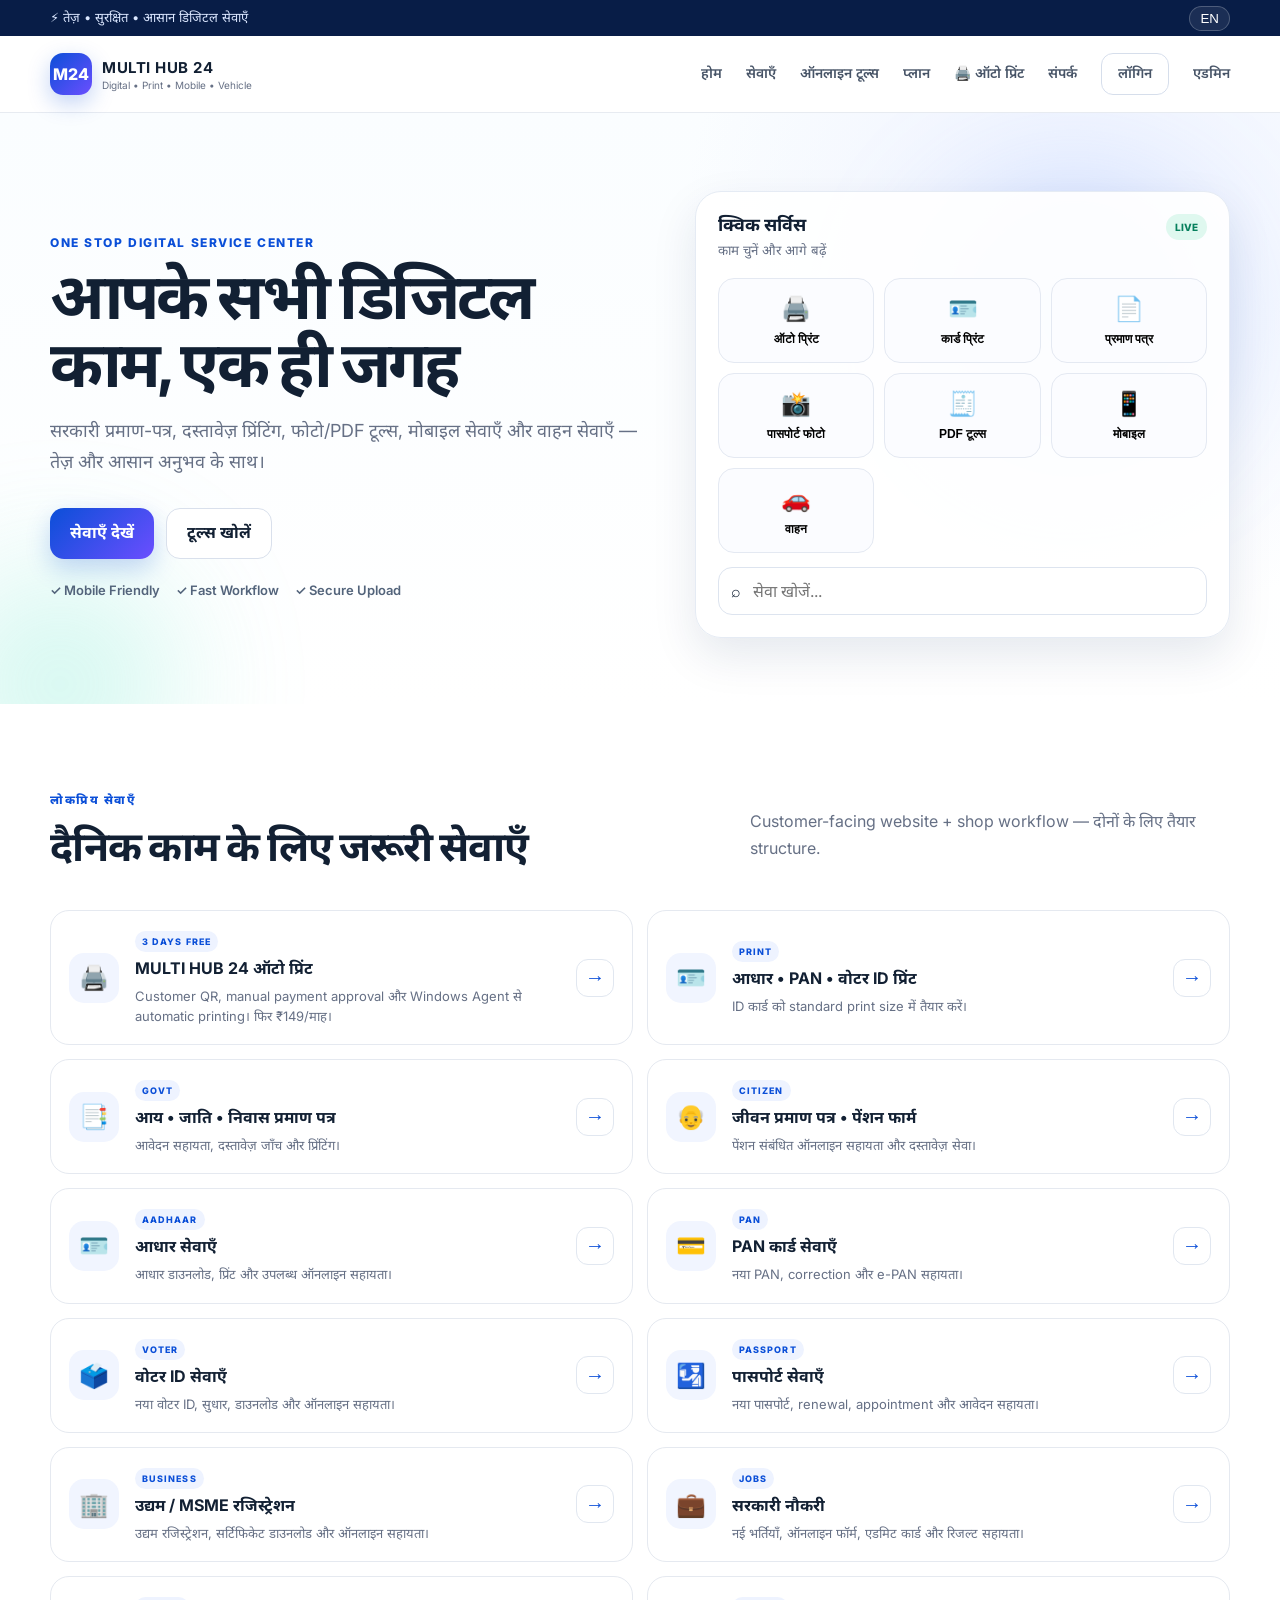
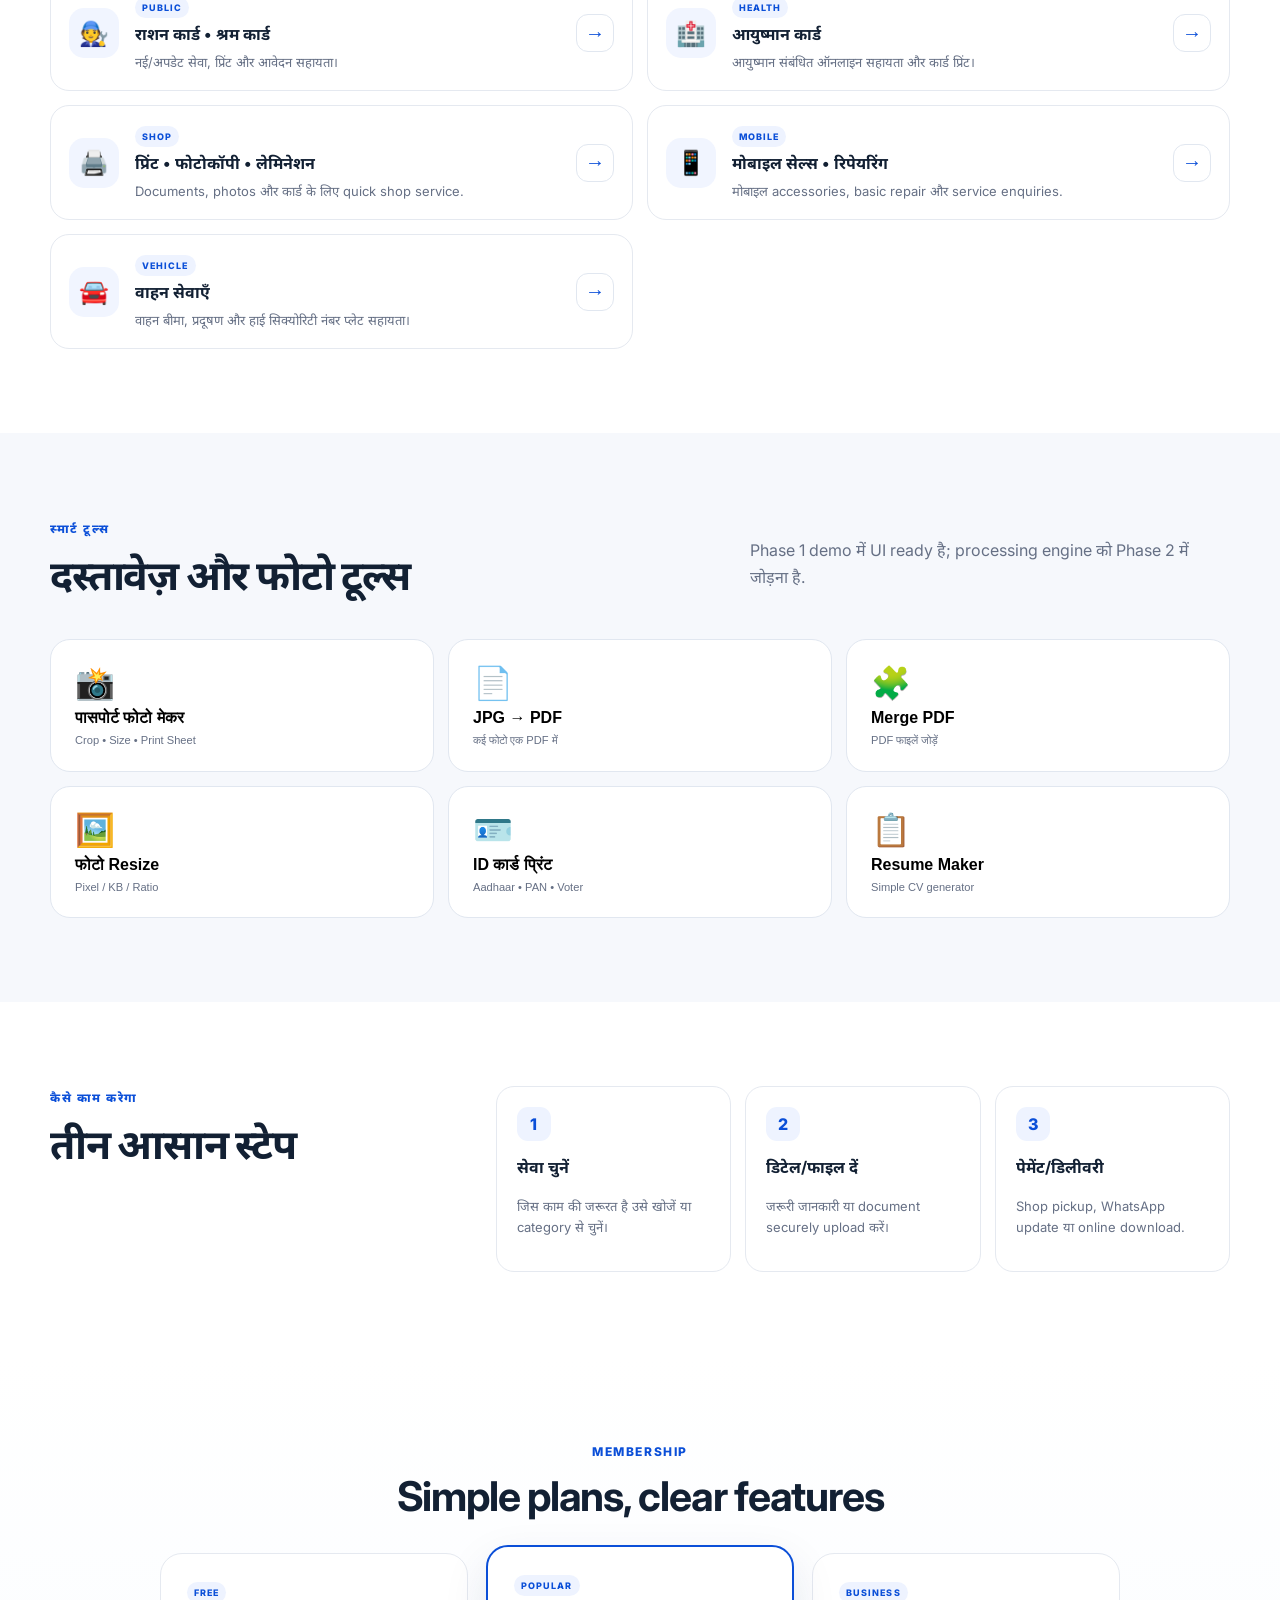
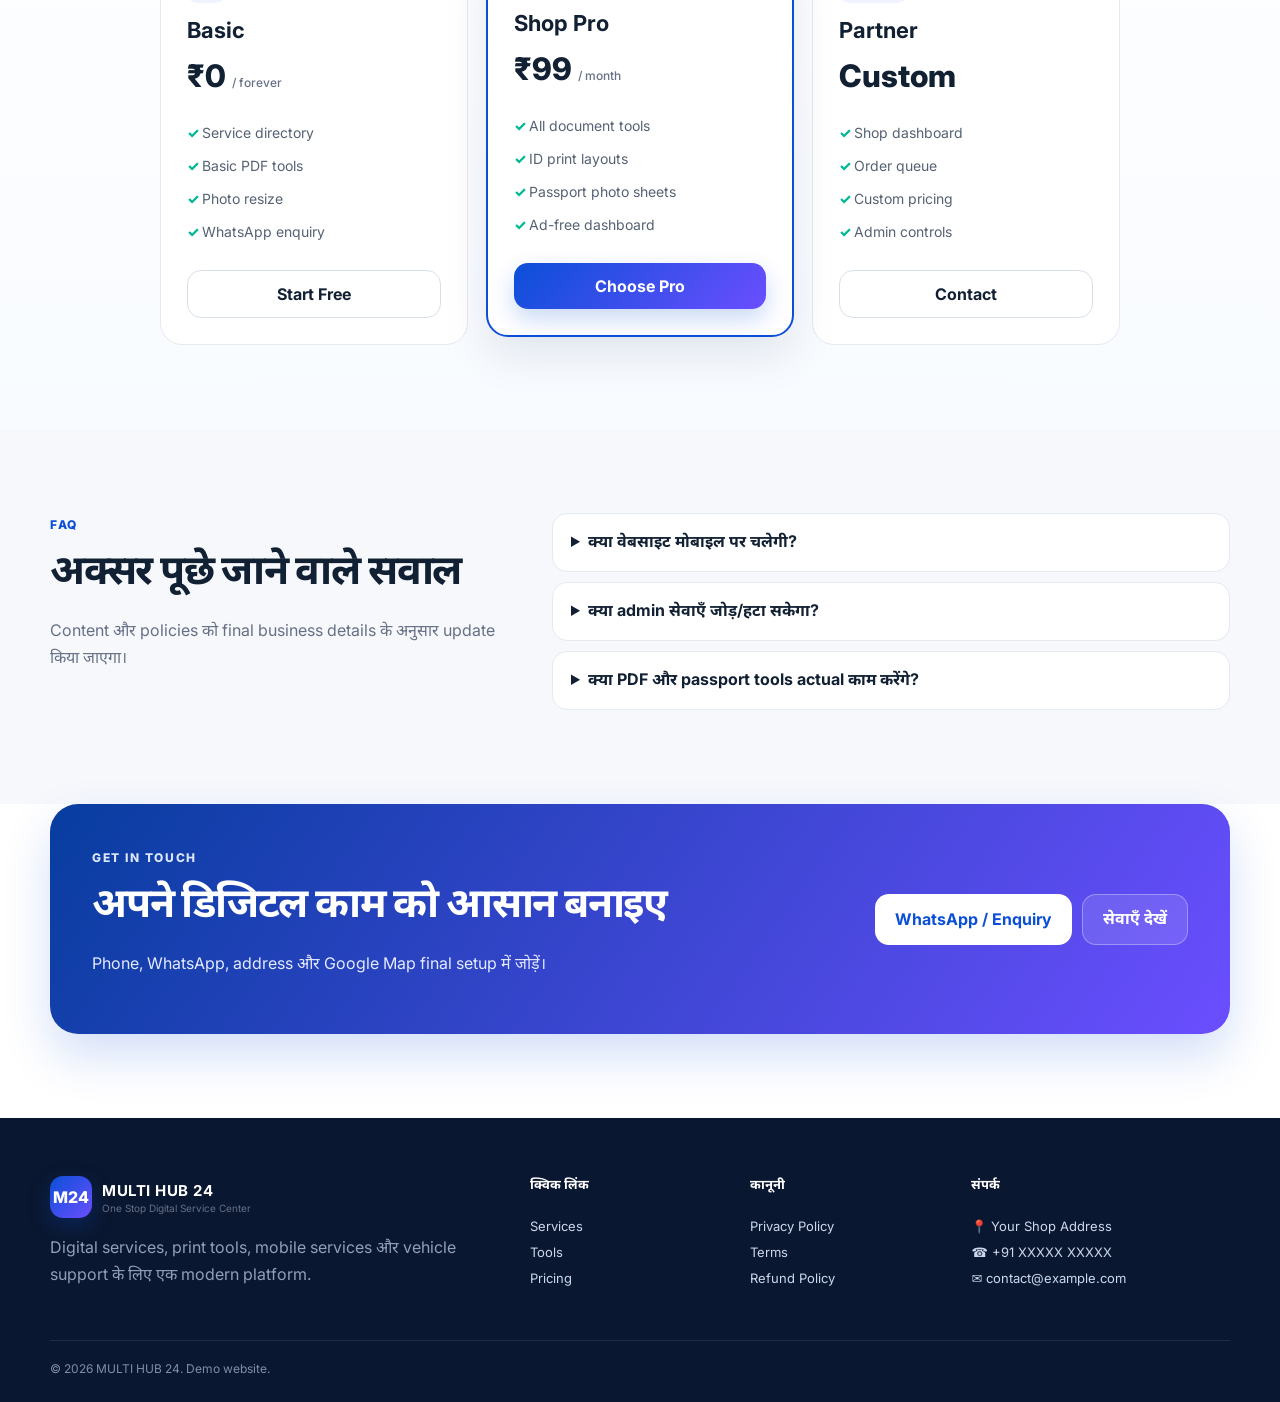
<file: index.html>
<!DOCTYPE html>
<html lang="hi">
<head>
  <meta charset="UTF-8" />
  <meta name="viewport" content="width=device-width, initial-scale=1.0" />
  <meta name="theme-color" content="#0b4fd8" />
  <title>MULTI HUB 24 — Digital Services & Online Tools</title>
  <meta name="description" content="Digital services, document tools, printing, certificates, mobile services and vehicle services in one place." />
  <link rel="preconnect" href="https://fonts.googleapis.com">
  <link rel="preconnect" href="https://fonts.gstatic.com" crossorigin>
  <link href="https://fonts.googleapis.com/css2?family=Inter:wght@400;500;600;700;800&family=Noto+Sans+Devanagari:wght@400;500;600;700;800&display=swap" rel="stylesheet">
  <link rel="stylesheet" href="style.css" />
</head>
<body>
  <div class="topbar">
    <div class="container topbar-inner">
      <span>⚡ तेज़ • सुरक्षित • आसान डिजिटल सेवाएँ</span>
      <button class="lang-btn" id="langToggle">EN</button>
    </div>
  </div>

  <header class="site-header">
    <div class="container nav">
      <a href="#home" class="brand" aria-label="Multi Hub 24">
        <span class="brand-mark">M24</span>
        <span>
          <strong>MULTI HUB 24</strong>
          <small>Digital • Print • Mobile • Vehicle</small>
        </span>
      </a>
      <button class="menu-btn" id="menuBtn" aria-label="Open menu">☰</button>
      <nav id="mainNav">
        <a href="#home" data-hi="होम" data-en="Home">होम</a>
        <a href="#services" data-hi="सेवाएँ" data-en="Services">सेवाएँ</a>
        <a href="#tools" data-hi="ऑनलाइन टूल्स" data-en="Online Tools">ऑनलाइन टूल्स</a>
        <a href="#pricing" data-hi="प्लान" data-en="Plans">प्लान</a>
        <a class="auto-print-nav" href="auto-print.html" data-hi="🖨️ ऑटो प्रिंट" data-en="🖨️ Auto Print">🖨️ ऑटो प्रिंट</a>
        <a href="#contact" data-hi="संपर्क" data-en="Contact">संपर्क</a>
        <a class="login-link" href="auth.html" data-hi="लॉगिन" data-en="Login" data-hi="लॉगिन" data-en="Login">लॉगिन</a>
      <a href="admin.html" data-hi="एडमिन" data-en="Admin">एडमिन</a></nav>
    </div>
  </header>

  <main id="home">
    <section class="hero">
      <div class="hero-glow hero-glow-a"></div>
      <div class="hero-glow hero-glow-b"></div>
      <div class="container hero-grid">
        <div class="hero-copy">
          <span class="eyebrow">ONE STOP DIGITAL SERVICE CENTER</span>
          <h1 data-hi="आपके सभी डिजिटल काम, एक ही जगह" data-en="All your digital work, in one place">आपके सभी डिजिटल काम, <span>एक ही जगह</span></h1>
          <p data-hi="सरकारी प्रमाण-पत्र, दस्तावेज़ प्रिंटिंग, फोटो/PDF टूल्स, मोबाइल सेवाएँ और वाहन सेवाएँ — तेज़ और आसान अनुभव के साथ।"
             data-en="Certificates, document printing, photo/PDF tools, mobile services and vehicle services — with a fast, simple experience.">
             सरकारी प्रमाण-पत्र, दस्तावेज़ प्रिंटिंग, फोटो/PDF टूल्स, मोबाइल सेवाएँ और वाहन सेवाएँ — तेज़ और आसान अनुभव के साथ।
          </p>
          <div class="hero-actions">
            <a class="btn primary" href="#services" data-hi="सेवाएँ देखें" data-en="Explore Services">सेवाएँ देखें</a>
            <a class="btn secondary" href="#tools" data-hi="टूल्स खोलें" data-en="Open Tools">टूल्स खोलें</a>
          </div>
          <div class="trust-row">
            <span>✓ Mobile Friendly</span>
            <span>✓ Fast Workflow</span>
            <span>✓ Secure Upload</span>
          </div>
        </div>

        <div class="hero-panel">
          <div class="panel-head">
            <div>
              <strong data-hi="क्विक सर्विस" data-en="Quick Service">क्विक सर्विस</strong>
              <small data-hi="काम चुनें और आगे बढ़ें" data-en="Choose a service to continue">काम चुनें और आगे बढ़ें</small>
            </div>
            <span class="live-dot">LIVE</span>
          </div>
          <div class="quick-grid">
            <button onclick="location.href='auto-print.html'"><span>🖨️</span><b data-hi="ऑटो प्रिंट" data-en="Auto Print">ऑटो प्रिंट</b></button>
            <button onclick="scrollToCard('idprint')"><span>🪪</span><b data-hi="कार्ड प्रिंट" data-en="Card Print">कार्ड प्रिंट</b></button>
            <button onclick="scrollToCard('certificate')"><span>📄</span><b data-hi="प्रमाण पत्र" data-en="Certificates">प्रमाण पत्र</b></button>
            <button onclick="scrollToCard('passport')"><span>📸</span><b data-hi="पासपोर्ट फोटो" data-en="Passport Photo">पासपोर्ट फोटो</b></button>
            <button onclick="scrollToCard('pdf')"><span>🧾</span><b data-hi="PDF टूल्स" data-en="PDF Tools">PDF टूल्स</b></button>
            
            <button onclick="scrollToCard('mobile')"><span>📱</span><b data-hi="मोबाइल" data-en="Mobile">मोबाइल</b></button>
            <button onclick="scrollToCard('vehicle')"><span>🚗</span><b data-hi="वाहन" data-en="Vehicle">वाहन</b></button>
          </div>
          <div class="search-box">
            <span>⌕</span>
            <input id="serviceSearch" type="search" placeholder="सेवा खोजें..." data-placeholder-hi="सेवा खोजें..." data-placeholder-en="Search services..." />
          </div>
        </div>
      </div>
    </section>

    <section class="section" id="services">
      <div class="container">
        <div class="section-head">
          <div>
            <span class="eyebrow" data-hi="लोकप्रिय सेवाएँ" data-en="POPULAR SERVICES">लोकप्रिय सेवाएँ</span>
            <h2 data-hi="दैनिक काम के लिए जरूरी सेवाएँ" data-en="Essential services for everyday work">दैनिक काम के लिए जरूरी सेवाएँ</h2>
          </div>
          <p data-hi="Customer-facing website + shop workflow — दोनों के लिए तैयार structure."
             data-en="A structure designed for both customers and shop workflow.">
             Customer-facing website + shop workflow — दोनों के लिए तैयार structure.
          </p>
        </div>

        <div class="cards service-cards" id="serviceCards">
          <article class="service-card auto-print-feature" data-search="auto print qr shop printer automatic ऑटो प्रिंट">
            <div class="icon">🖨️</div>
            <div><span class="tag">3 DAYS FREE</span><h3 data-hi="MULTI HUB 24 ऑटो प्रिंट" data-en="MULTI HUB 24 Auto Print">MULTI HUB 24 ऑटो प्रिंट</h3>
            <p data-hi="Customer QR, manual payment approval और Windows Agent से automatic printing। फिर ₹149/माह।" data-en="Customer QR, manual payment approval and automatic printing through the Windows Agent. Then ₹149/month.">Customer QR, manual payment approval और Windows Agent से automatic printing। फिर ₹149/माह।</p></div>
            <button class="card-arrow" onclick="location.href='auto-print.html'">→</button>
          </article>
          <article class="service-card" id="idprint" data-search="aadhar aadhaar pan voter id card print pvc">
            <div class="icon">🪪</div>
            <div><span class="tag">PRINT</span><h3 data-hi="आधार • PAN • वोटर ID प्रिंट" data-en="Aadhaar • PAN • Voter ID Print">आधार • PAN • वोटर ID प्रिंट</h3>
            <p data-hi="ID कार्ड को standard print size में तैयार करें।" data-en="Prepare ID cards in standard print sizes.">ID कार्ड को standard print size में तैयार करें।</p></div>
            <button class="card-arrow" onclick="openTool('ID Card Print')">→</button>
          </article>
          <article class="service-card" id="certificate" data-search="आय जाति निवास प्रमाण पत्र income caste residence certificate">
            <div class="icon">📑</div>
            <div><span class="tag">GOVT</span><h3 data-hi="आय • जाति • निवास प्रमाण पत्र" data-en="Income • Caste • Residence Certificates">आय • जाति • निवास प्रमाण पत्र</h3>
            <p data-hi="आवेदन सहायता, दस्तावेज़ जाँच और प्रिंटिंग।" data-en="Application help, document checks and printing.">आवेदन सहायता, दस्तावेज़ जाँच और प्रिंटिंग।</p></div>
            <button class="card-arrow" onclick="openService('आय • जाति • निवास प्रमाण पत्र')">→</button>
          </article>

          <article class="service-card" data-search="जीवन प्रमाण पत्र पेंशन फार्म pension jeevan pramaan">
            <div class="icon">👴</div>
            <div><span class="tag">CITIZEN</span><h3 data-hi="जीवन प्रमाण पत्र • पेंशन फार्म" data-en="Life Certificate • Pension Form">जीवन प्रमाण पत्र • पेंशन फार्म</h3>
            <p data-hi="पेंशन संबंधित ऑनलाइन सहायता और दस्तावेज़ सेवा।" data-en="Online assistance for pension-related services.">पेंशन संबंधित ऑनलाइन सहायता और दस्तावेज़ सेवा।</p></div>
            <button class="card-arrow" onclick="openService('जीवन प्रमाण पत्र • पेंशन फार्म')">→</button>
          </article><article class="service-card" data-search="आधार aadhaar download print update correction">
  <div class="icon">🪪</div>
  <div>
    <span class="tag">AADHAAR</span>
    <h3 data-hi="आधार सेवाएँ" data-en="Aadhaar Services">आधार सेवाएँ</h3>
    <p data-hi="आधार डाउनलोड, प्रिंट और उपलब्ध ऑनलाइन सहायता।"
       data-en="Aadhaar download, print and available online assistance.">
       आधार डाउनलोड, प्रिंट और उपलब्ध ऑनलाइन सहायता।
    </p>
  </div>
  <button class="card-arrow" onclick="openService('आधार सेवाएँ')">→</button>
</article>
          <article class="service-card" data-search="pan card पैन कार्ड new correction epan">
  <div class="icon">💳</div>
  <div>
    <span class="tag">PAN</span>
    <h3 data-hi="PAN कार्ड सेवाएँ" data-en="PAN Card Services">PAN कार्ड सेवाएँ</h3>
    <p data-hi="नया PAN, correction और e-PAN सहायता।"
       data-en="New PAN, correction and e-PAN assistance.">
      नया PAN, correction और e-PAN सहायता।
    </p>
  </div>
  <button class="card-arrow" onclick="openService('PAN कार्ड सेवाएँ')">→</button>
</article>
          <article class="service-card" data-search="voter id voter card election epic correction download वोटर आईडी">
  <div class="icon">🗳️</div>
  <div>
    <span class="tag">VOTER</span>
    <h3 data-hi="वोटर ID सेवाएँ" data-en="Voter ID Services">वोटर ID सेवाएँ</h3>
    <p data-hi="नया वोटर ID, सुधार, डाउनलोड और ऑनलाइन सहायता।"
       data-en="New Voter ID, correction, download and online assistance.">
      नया वोटर ID, सुधार, डाउनलोड और ऑनलाइन सहायता।
    </p>
  </div>
  <button class="card-arrow" onclick="openService('वोटर ID सेवाएँ')">→</button>
</article>
<article class="service-card" data-search="passport new passport renewal appointment पासपोर्ट">
  <div class="icon">🛂</div>
  <div>
    <span class="tag">PASSPORT</span>
    <h3 data-hi="पासपोर्ट सेवाएँ" data-en="Passport Services">पासपोर्ट सेवाएँ</h3>
    <p data-hi="नया पासपोर्ट, renewal, appointment और आवेदन सहायता।"
       data-en="New passport, renewal, appointment and application assistance.">
      नया पासपोर्ट, renewal, appointment और आवेदन सहायता।
    </p>
  </div>
  <button class="card-arrow" onclick="openService('पासपोर्ट सेवाएँ')">→</button>
</article>
          <article class="service-card" data-search="udyam msme registration business उद्यम रजिस्ट्रेशन">
  <div class="icon">🏢</div>
  <div>
    <span class="tag">BUSINESS</span>
    <h3 data-hi="उद्यम / MSME रजिस्ट्रेशन" data-en="Udyam / MSME Registration">
      उद्यम / MSME रजिस्ट्रेशन
    </h3>
    <p data-hi="उद्यम रजिस्ट्रेशन, सर्टिफिकेट डाउनलोड और ऑनलाइन सहायता।"
       data-en="Udyam registration, certificate download and online assistance.">
      उद्यम रजिस्ट्रेशन, सर्टिफिकेट डाउनलोड और ऑनलाइन सहायता।
    </p>
  </div>
  <button class="card-arrow" onclick="openService('उद्यम / MSME रजिस्ट्रेशन')">→</button>
</article>
          <article class="service-card" data-search="government jobs sarkari naukri vacancy result admit card सरकारी नौकरी">
  <div class="icon">💼</div>
  <div>
    <span class="tag">JOBS</span>
    <h3 data-hi="सरकारी नौकरी" data-en="Government Jobs">सरकारी नौकरी</h3>
    <p data-hi="नई भर्तियाँ, ऑनलाइन फॉर्म, एडमिट कार्ड और रिजल्ट सहायता।"
       data-en="Latest vacancies, online forms, admit cards and result assistance.">
      नई भर्तियाँ, ऑनलाइन फॉर्म, एडमिट कार्ड और रिजल्ट सहायता।
    </p>
  </div>
  <button class="card-arrow" onclick="openService('सरकारी नौकरी')">→</button>
</article>
          <article class="service-card" data-search="राशन कार्ड श्रम कार्ड ration labour card">
            <div class="icon">🧑‍🔧</div>
            <div><span class="tag">PUBLIC</span><h3 data-hi="राशन कार्ड • श्रम कार्ड" data-en="Ration Card • Labour Card">राशन कार्ड • श्रम कार्ड</h3>
            <p data-hi="नई/अपडेट सेवा, प्रिंट और आवेदन सहायता।" data-en="New/update support, printing and application help.">नई/अपडेट सेवा, प्रिंट और आवेदन सहायता।</p></div>
            <button class="card-arrow" onclick="openService('राशन कार्ड • श्रम कार्ड')">→</button>
          </article>

          <article class="service-card" data-search="आयुष्मान कार्ड ayushman health">
            <div class="icon">🏥</div>
            <div><span class="tag">HEALTH</span><h3 data-hi="आयुष्मान कार्ड" data-en="Ayushman Card">आयुष्मान कार्ड</h3>
            <p data-hi="आयुष्मान संबंधित ऑनलाइन सहायता और कार्ड प्रिंट।" data-en="Ayushman online assistance and card print.">आयुष्मान संबंधित ऑनलाइन सहायता और कार्ड प्रिंट।</p></div>
            <button class="card-arrow" onclick="openService('आयुष्मान कार्ड')">→</button>
          </article>

          

          <article class="service-card" data-search="print photocopy lamination फोटो कॉपी लेमिनेशन">
            <div class="icon">🖨️</div>
            <div><span class="tag">SHOP</span><h3 data-hi="प्रिंट • फोटोकॉपी • लेमिनेशन" data-en="Print • Photocopy • Lamination">प्रिंट • फोटोकॉपी • लेमिनेशन</h3>
            <p data-hi="Documents, photos और कार्ड के लिए quick shop service." data-en="Quick shop service for documents, photos and cards.">Documents, photos और कार्ड के लिए quick shop service.</p></div>
            <button class="card-arrow" onclick="openService('प्रिंट • फोटोकॉपी • लेमिनेशन')">→</button>
          </article>

          <article class="service-card" id="mobile" data-search="mobile sales repair recharge मोबाइल सेल्स रिपेयरिंग">
            <div class="icon">📱</div>
            <div><span class="tag">MOBILE</span><h3 data-hi="मोबाइल सेल्स • रिपेयरिंग" data-en="Mobile Sales • Repairing">मोबाइल सेल्स • रिपेयरिंग</h3>
            <p data-hi="मोबाइल accessories, basic repair और service enquiries." data-en="Mobile accessories, basic repairs and service enquiries.">मोबाइल accessories, basic repair और service enquiries.</p></div>
            <button class="card-arrow" onclick="openService('मोबाइल सेल्स • रिपेयरिंग')">→</button>
          </article>

          <article class="service-card" id="vehicle" data-search="vehicle insurance pollution hsrp number plate वाहन बीमा प्रदूषण हाई सिक्योरिटी नंबर प्लेट">
            <div class="icon">🚘</div>
            <div><span class="tag">VEHICLE</span><h3 data-hi="वाहन सेवाएँ" data-en="Vehicle Services">वाहन सेवाएँ</h3>
            <p data-hi="वाहन बीमा, प्रदूषण और हाई सिक्योरिटी नंबर प्लेट सहायता।" data-en="Vehicle insurance, pollution and HSRP assistance.">वाहन बीमा, प्रदूषण और हाई सिक्योरिटी नंबर प्लेट सहायता।</p></div>
            <button class="card-arrow" onclick="openService('वाहन सेवाएँ')">→</button>
          </article>
        </div>
        <div class="empty-state" id="emptyState">कोई matching service नहीं मिली।</div>
      </div>
    </section>

    <section class="section soft" id="tools">
      <div class="container">
        <div class="section-head">
          <div>
            <span class="eyebrow" data-hi="स्मार्ट टूल्स" data-en="SMART TOOLS">स्मार्ट टूल्स</span>
            <h2 data-hi="दस्तावेज़ और फोटो टूल्स" data-en="Document & photo tools">दस्तावेज़ और फोटो टूल्स</h2>
          </div>
          <p data-hi="Phase 1 demo में UI ready है; processing engine को Phase 2 में जोड़ना है."
             data-en="The Phase 1 demo has the UI ready; processing engines can be connected in Phase 2.">
             Phase 1 demo में UI ready है; processing engine को Phase 2 में जोड़ना है.
          </p>
        </div>

        <div class="tool-grid">
          <button class="tool-card" id="passport" onclick="openTool('Passport Photo Maker')">
            <span class="tool-icon">📸</span><strong data-hi="पासपोर्ट फोटो मेकर" data-en="Passport Photo Maker">पासपोर्ट फोटो मेकर</strong>
            <small data-hi="Crop • Size • Print Sheet" data-en="Crop • Size • Print Sheet">Crop • Size • Print Sheet</small>
          </button>
          <button class="tool-card" id="pdf" onclick="openTool('JPG to PDF')">
            <span class="tool-icon">📄</span><strong>JPG → PDF</strong><small data-hi="कई फोटो एक PDF में" data-en="Combine photos into a PDF">कई फोटो एक PDF में</small>
          </button>
          <button class="tool-card" onclick="openTool('Merge PDF')">
            <span class="tool-icon">🧩</span><strong>Merge PDF</strong><small data-hi="PDF फाइलें जोड़ें" data-en="Combine PDF files">PDF फाइलें जोड़ें</small>
          </button>
          <button class="tool-card" onclick="openTool('Photo Resize')">
            <span class="tool-icon">🖼️</span><strong data-hi="फोटो Resize" data-en="Photo Resize">फोटो Resize</strong><small data-hi="Pixel / KB / Ratio" data-en="Pixel / KB / Ratio">Pixel / KB / Ratio</small>
          </button>
          <button class="tool-card" onclick="openTool('ID Card Print')">
            <span class="tool-icon">🪪</span><strong data-hi="ID कार्ड प्रिंट" data-en="ID Card Print">ID कार्ड प्रिंट</strong><small>Aadhaar • PAN • Voter</small>
          </button>
          <button class="tool-card" onclick="openTool('Resume Maker')">
            <span class="tool-icon">📋</span><strong data-hi="Resume Maker" data-en="Resume Maker">Resume Maker</strong><small data-hi="Simple CV generator" data-en="Simple CV generator">Simple CV generator</small>
          </button>
        </div>
      </div>
    </section>

    <section class="section">
      <div class="container workflow">
        <div>
          <span class="eyebrow" data-hi="कैसे काम करेगा" data-en="HOW IT WORKS">कैसे काम करेगा</span>
          <h2 data-hi="तीन आसान स्टेप" data-en="Three simple steps">तीन आसान स्टेप</h2>
        </div>
        <div class="steps">
          <article><span>1</span><h3 data-hi="सेवा चुनें" data-en="Choose service">सेवा चुनें</h3><p data-hi="जिस काम की जरूरत है उसे खोजें या category से चुनें।" data-en="Search or choose the service you need.">जिस काम की जरूरत है उसे खोजें या category से चुनें।</p></article>
          <article><span>2</span><h3 data-hi="डिटेल/फाइल दें" data-en="Add details/files">डिटेल/फाइल दें</h3><p data-hi="जरूरी जानकारी या document securely upload करें।" data-en="Securely upload the required information or document.">जरूरी जानकारी या document securely upload करें।</p></article>
          <article><span>3</span><h3 data-hi="पेमेंट/डिलीवरी" data-en="Payment/delivery">पेमेंट/डिलीवरी</h3><p data-hi="Shop pickup, WhatsApp update या online download." data-en="Shop pickup, WhatsApp update or online download.">Shop pickup, WhatsApp update या online download.</p></article>
        </div>
      </div>
    </section>

    <section class="section pricing-section" id="pricing">
      <div class="container">
        <div class="section-head centered">
          <div><span class="eyebrow" data-hi="MEMBERSHIP" data-en="MEMBERSHIP">MEMBERSHIP</span>
          <h2 data-hi="Simple plans, clear features" data-en="Simple plans, clear features">Simple plans, clear features</h2></div>
        </div>
        <div class="pricing-grid">
          <article class="price-card">
            <span class="tag">FREE</span><h3 data-hi="Basic" data-en="Basic">Basic</h3><div class="price">₹0 <small>/ forever</small></div>
            <ul><li>Service directory</li><li>Basic PDF tools</li><li>Photo resize</li><li>WhatsApp enquiry</li></ul>
            <button class="btn secondary full" onclick="openToast('Free account flow will be connected in Phase 2')">Start Free</button>
          </article>
          <article class="price-card featured">
            <span class="tag">POPULAR</span><h3>Shop Pro</h3><div class="price">₹99 <small>/ month</small></div>
            <ul><li>All document tools</li><li>ID print layouts</li><li>Passport photo sheets</li><li>Ad-free dashboard</li></ul>
            <button class="btn primary full" onclick="openToast('Payment gateway will be connected after admin setup')">Choose Pro</button>
          </article>
          <article class="price-card">
            <span class="tag">BUSINESS</span><h3 data-hi="Partner" data-en="Partner">Partner</h3><div class="price">Custom</div>
            <ul><li>Shop dashboard</li><li>Order queue</li><li>Custom pricing</li><li>Admin controls</li></ul>
            <button class="btn secondary full" onclick="document.querySelector('#contact').scrollIntoView({behavior:'smooth'})">Contact</button>
          </article>
        </div>
      </div>
    </section>

    <section class="section soft">
      <div class="container faq-wrap">
        <div>
          <span class="eyebrow">FAQ</span>
          <h2 data-hi="अक्सर पूछे जाने वाले सवाल" data-en="Frequently asked questions">अक्सर पूछे जाने वाले सवाल</h2>
          <p data-hi="Content और policies को final business details के अनुसार update किया जाएगा।"
             data-en="Content and policies can be updated according to the final business details.">
             Content और policies को final business details के अनुसार update किया जाएगा।
          </p>
        </div>
        <div class="faq-list">
          <details><summary data-hi="क्या वेबसाइट मोबाइल पर चलेगी?" data-en="Will the website work on mobile?">क्या वेबसाइट मोबाइल पर चलेगी?</summary><p data-hi="हाँ, design mobile-first और fully responsive रखा गया है।" data-en="Yes. The design is mobile-first and fully responsive.">हाँ, design mobile-first और fully responsive रखा गया है।</p></details>
          <details><summary data-hi="क्या admin सेवाएँ जोड़/हटा सकेगा?" data-en="Can admin add or remove services?">क्या admin सेवाएँ जोड़/हटा सकेगा?</summary><p data-hi="हाँ. Phase 2 में admin panel से services, rates, banners और status manage किए जा सकते हैं।" data-en="Yes. Phase 2 can include admin controls for services, rates, banners and status.">हाँ. Phase 2 में admin panel से services, rates, banners और status manage किए जा सकते हैं।</p></details>
          <details><summary data-hi="क्या PDF और passport tools actual काम करेंगे?" data-en="Will PDF and passport tools actually work?">क्या PDF और passport tools actual काम करेंगे?</summary><p data-hi="हाँ, processing libraries/API connect करके इन्हें functional बनाया जा सकता है।" data-en="Yes, they can be made functional with browser processing libraries or APIs.">हाँ, processing libraries/API connect करके इन्हें functional बनाया जा सकता है।</p></details>
        </div>
      </div>
    </section>

    <section class="section contact-section" id="contact">
      <div class="container contact-card">
        <div>
          <span class="eyebrow light">GET IN TOUCH</span>
          <h2 data-hi="अपने डिजिटल काम को आसान बनाइए" data-en="Make your digital work easier">अपने डिजिटल काम को आसान बनाइए</h2>
          <p data-hi="Phone, WhatsApp, address और Google Map final setup में जोड़ें।"
             data-en="Add phone, WhatsApp, address and Google Map in the final setup.">
             Phone, WhatsApp, address और Google Map final setup में जोड़ें।
          </p>
        </div>
        <div class="contact-actions">
          <button class="btn white" onclick="openContact()">WhatsApp / Enquiry</button>
          <a class="btn glass" href="#services" data-hi="सेवाएँ देखें" data-en="View Services">सेवाएँ देखें</a>
        </div>
      </div>
    </section>
  </main>

  <footer>
    <div class="container footer-grid">
      <div>
        <a class="brand footer-brand" href="#home"><span class="brand-mark">M24</span><span><strong>MULTI HUB 24</strong><small>One Stop Digital Service Center</small></span></a>
        <p data-hi="Digital services, print tools, mobile services और vehicle support के लिए एक modern platform."
           data-en="A modern platform for digital services, print tools, mobile services and vehicle support.">
          Digital services, print tools, mobile services और vehicle support के लिए एक modern platform.
        </p>
      </div>
      <div><h4 data-hi="क्विक लिंक" data-en="Quick Links">क्विक लिंक</h4><a href="#services">Services</a><a href="#tools">Tools</a><a href="#pricing">Pricing</a></div>
      <div><h4 data-hi="कानूनी" data-en="Legal">कानूनी</h4><a href="#" onclick="openToast('Privacy Policy page: Phase 2');return false;">Privacy Policy</a><a href="#" onclick="openToast('Terms page: Phase 2');return false;">Terms</a><a href="#" onclick="openToast('Refund Policy page: Phase 2');return false;">Refund Policy</a></div>
      <div><h4 data-hi="संपर्क" data-en="Contact">संपर्क</h4><span>📍 Your Shop Address</span><span>☎ +91 XXXXX XXXXX</span><span>✉ contact@example.com</span></div>
    </div>
    <div class="container copyright">© 2026 MULTI HUB 24. Demo website.</div>
  </footer>

  <div class="modal-backdrop" id="serviceModal" aria-hidden="true">
    <div class="modal">
      <button class="modal-close" onclick="closeModal('serviceModal')">×</button>
      <span class="eyebrow">SERVICE REQUEST</span>
      <h3 id="modalTitle">Service</h3>
      <p data-hi="यह demo interaction है। Final version में form, file upload, price, WhatsApp update और admin order queue connect होगी।"
         data-en="This is a demo interaction. The final version can connect forms, file upload, pricing, WhatsApp updates and an admin order queue.">
         यह demo interaction है। Final version में form, file upload, price, WhatsApp update और admin order queue connect होगी।
      </p>
      <label data-hi="नाम" data-en="Name">नाम</label>
      <input type="text" placeholder="Your name" />
      <label data-hi="मोबाइल नंबर" data-en="Mobile number">मोबाइल नंबर</label>
      <input type="tel" placeholder="+91" />
      <label data-hi="नोट" data-en="Note">नोट</label>
      <textarea rows="3" placeholder="What do you need?"></textarea>
      <button class="btn primary full" onclick="openToast('Demo request saved locally'); closeModal('serviceModal')">Submit Demo Request</button>
    </div>
  </div>
<div class="toast" id="toast"></div>

  <script src="app.js"></script>
</body>
</html>
</file>
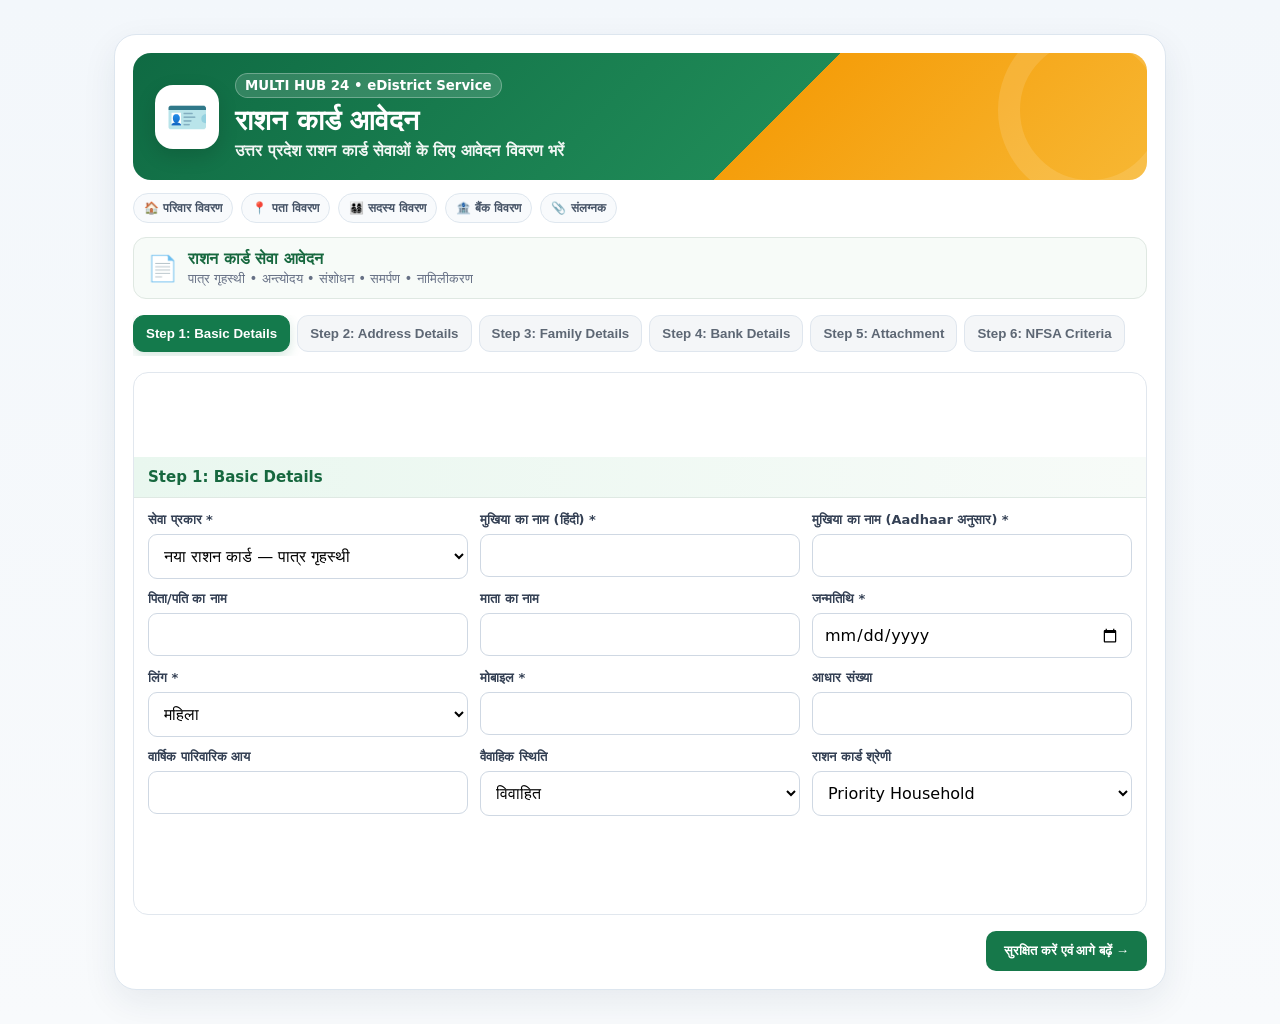
<file: ration-card.html>
<!doctype html><html lang="hi"><head><meta charset="utf-8"><meta name="viewport" content="width=device-width,initial-scale=1"><title>राशन कार्ड सेवा — MULTI HUB 24</title><link rel="stylesheet" href="style.css"><style>body{background:linear-gradient(180deg,#f3f7fb 0,#f8fafc 100%);color:#1f2937}.rc{max-width:1080px;margin:20px auto;padding:14px}.box{background:#fff;border:1px solid #dde6ef;border-radius:22px;padding:18px;box-shadow:0 12px 34px #16324f14}.head{position:relative;overflow:hidden;background:linear-gradient(135deg,#0f6a43,#1f8a57 62%,#f59e0b 62%,#f7b733);color:#fff;border-radius:18px;padding:20px 22px;display:flex;align-items:center;gap:16px}.head:after{content:"";position:absolute;right:-35px;top:-35px;width:140px;height:140px;border:22px solid rgba(255,255,255,.12);border-radius:50%}.ration-icon{width:64px;height:64px;flex:0 0 64px;border-radius:18px;background:#fff;color:#146c45;display:grid;place-items:center;font-size:34px;box-shadow:0 7px 20px #0002}.head-copy{position:relative;z-index:1}.head small{display:inline-block;background:#ffffff24;border:1px solid #ffffff48;border-radius:999px;padding:4px 9px;font-weight:800}.head h1{margin:6px 0 3px;font-size:28px}.head p{margin:0;opacity:.94;font-weight:600}.chips{display:flex;gap:8px;flex-wrap:wrap;margin:13px 0 2px}.chip{background:#f8fafc;border:1px solid #dfe7ef;border-radius:999px;padding:7px 10px;font-size:12px;font-weight:800;color:#475467}.steps{display:flex;gap:7px;overflow:auto;margin:16px 0;padding-bottom:4px}.step{white-space:nowrap;border:1px solid #dfe6ee;border-radius:11px;padding:10px 12px;background:#f4f6f8;font-weight:800;color:#5d6774}.step.on{background:#147a4c;color:#fff;border-color:#147a4c;box-shadow:0 4px 12px #147a4c2e}.panel{display:none}.panel.on{display:block}.section{border:1px solid #e1e7ee;border-radius:15px;margin:12px 0;overflow:hidden;background:#fff}.section h3{margin:0;padding:11px 14px;background:linear-gradient(90deg,#e9f7ef,#f7fbf8);color:#17683f;border-bottom:1px solid #dfe9e3;font-size:15px}.grid{display:grid;grid-template-columns:repeat(3,minmax(0,1fr));gap:12px;padding:14px}.field label{display:block;font-size:13px;font-weight:800;margin-bottom:6px;color:#344054}.field input,.field select,.field textarea{width:100%;box-sizing:border-box;padding:11px;border:1px solid #cfd8e3;border-radius:9px;font:inherit;background:#fff}.field input:focus,.field select:focus,.field textarea:focus{outline:none;border-color:#1c8d58;box-shadow:0 0 0 3px #1c8d5818}.actions{display:flex;justify-content:space-between;gap:10px;margin-top:16px}.btnx{border:0;border-radius:10px;padding:12px 18px;font-weight:800;cursor:pointer}.next{background:#16784a;color:#fff}.back{background:#eef2f6;color:#344054}.member{display:grid;grid-template-columns:repeat(4,1fr);gap:8px;padding:12px;border:1px solid #e5e9ef;border-radius:12px;margin:10px 14px;background:#fbfcfd}.note{padding:12px;background:#fff9e8;border:1px solid #f7e6ac;border-radius:10px;margin:12px 14px;font-size:13px}.submit{width:100%;background:linear-gradient(90deg,#0f6a43,#168555);color:#fff;border:0;border-radius:12px;padding:15px;font-weight:900;font-size:16px;box-shadow:0 6px 16px #0f6a4326}.service-banner{display:flex;align-items:center;gap:10px;padding:11px 13px;margin:14px 0 4px;border:1px solid #dfe8e2;background:#f7fbf8;border-radius:13px}.service-banner .mini{font-size:25px}.service-banner strong{display:block;color:#17683f}.service-banner small{color:#667085}@media(max-width:700px){.grid,.member{grid-template-columns:1fr}.rc{margin:8px auto;padding:8px}.box{padding:10px}.head{padding:16px;align-items:flex-start}.ration-icon{width:52px;height:52px;flex-basis:52px;font-size:28px;border-radius:14px}.head h1{font-size:22px}.chips{margin-top:10px}.step{padding:9px 10px;font-size:12px}}</style></head><body><main class="rc"><div class="box"><div class="head"><div class="ration-icon">🪪</div><div class="head-copy"><small>MULTI HUB 24 • eDistrict Service</small><h1>राशन कार्ड आवेदन</h1><p>उत्तर प्रदेश राशन कार्ड सेवाओं के लिए आवेदन विवरण भरें</p></div></div><div class="chips"><span class="chip">🏠 परिवार विवरण</span><span class="chip">📍 पता विवरण</span><span class="chip">👨‍👩‍👧‍👦 सदस्य विवरण</span><span class="chip">🏦 बैंक विवरण</span><span class="chip">📎 संलग्नक</span></div><div class="service-banner"><span class="mini">📄</span><div><strong>राशन कार्ड सेवा आवेदन</strong><small>पात्र गृहस्थी • अन्त्योदय • संशोधन • समर्पण • नामिलीकरण</small></div></div><div class="steps" id="steps"></div><form id="rationForm"><section class="panel on" data-p="0"><div class="section"><h3>Step 1: Basic Details</h3><div class="grid"><div class="field"><label>सेवा प्रकार *</label><select name="service_type" required><option>नया राशन कार्ड — पात्र गृहस्थी</option><option>नया राशन कार्ड — अन्त्योदय</option><option>राशन कार्ड संशोधन</option><option>राशन कार्ड समर्पण</option><option>राशन कार्ड नामिलीकरण</option></select></div><div class="field"><label>मुखिया का नाम (हिंदी) *</label><input name="head_name_hi" required></div><div class="field"><label>मुखिया का नाम (Aadhaar अनुसार) *</label><input name="head_name_en" required></div><div class="field"><label>पिता/पति का नाम</label><input name="father_husband"></div><div class="field"><label>माता का नाम</label><input name="mother"></div><div class="field"><label>जन्मतिथि *</label><input type="date" name="dob" required></div><div class="field"><label>लिंग *</label><select name="gender"><option>महिला</option><option>पुरुष</option><option>अन्य</option></select></div><div class="field"><label>मोबाइल *</label><input name="mobile" inputmode="numeric" maxlength="10" required></div><div class="field"><label>आधार संख्या</label><input name="aadhaar" inputmode="numeric" maxlength="12"></div><div class="field"><label>वार्षिक पारिवारिक आय</label><input type="number" name="income"></div><div class="field"><label>वैवाहिक स्थिति</label><select name="marital"><option>विवाहित</option><option>अविवाहित</option><option>अन्य</option></select></div><div class="field"><label>राशन कार्ड श्रेणी</label><select name="category"><option>Priority Household</option><option>Antyodaya</option></select></div></div></div></section><section class="panel" data-p="1"><div class="section"><h3>Step 2: Address Details</h3><div class="grid"><div class="field"><label>वर्तमान मकान/प्लॉट नं.</label><input name="current_house"></div><div class="field"><label>जिला *</label><select name="district" required><option>Banda</option><option>Chitrakoot</option><option>Hamirpur</option><option>Mahoba</option></select></div><div class="field"><label>तहसील *</label><input name="tehsil" required></div><div class="field"><label>विकास खंड</label><input name="block"></div><div class="field"><label>ग्राम *</label><input name="village" required></div><div class="field"><label>पिन कोड</label><input name="pin" inputmode="numeric" maxlength="6"></div></div></div><div class="section"><h3>स्थायी निवास विवरण</h3><div class="note"><label><input type="checkbox" id="sameAddress"> स्थायी पता वर्तमान पते के समान है</label></div><div class="grid"><div class="field"><label>मकान/प्लॉट नं.</label><input name="permanent_house"></div><div class="field"><label>जिला</label><input name="permanent_district"></div><div class="field"><label>तहसील</label><input name="permanent_tehsil"></div><div class="field"><label>ग्राम</label><input name="permanent_village"></div><div class="field"><label>पिन कोड</label><input name="permanent_pin"></div></div></div></section><section class="panel" data-p="2"><div class="section"><h3>Step 3: Family Details</h3><div id="members"></div><div style="padding:14px"><button type="button" class="btnx next" id="addMember">+ नया परिवार सदस्य जोड़ें</button></div></div></section><section class="panel" data-p="3"><div class="section"><h3>Step 4: Bank Details</h3><div class="grid"><div class="field"><label>खाता किसके नाम से *</label><select name="account_holder_type"><option>मुखिया</option><option>मुखिया के पति</option><option>मुखिया के पिता</option><option>मुखिया की संतान</option><option>मुखिया की माता</option></select></div><div class="field"><label>खाता धारक का नाम</label><input name="account_holder"></div><div class="field"><label>बैंक का नाम</label><input name="bank_name"></div><div class="field"><label>शाखा</label><input name="branch"></div><div class="field"><label>IFSC Code</label><input name="ifsc"></div><div class="field"><label>खाता संख्या</label><input name="account_number"></div></div></div></section><section class="panel" data-p="4"><div class="section"><h3>Step 5: Attachment</h3><div class="grid"><div class="field"><label>मुखिया की फोटो</label><input type="file" accept="image/jpeg,image/png"></div><div class="field"><label>बैंक पासबुक</label><input type="file" accept="image/jpeg,image/png"></div><div class="field"><label>आधार कार्ड</label><input type="file" accept="image/jpeg,image/png"></div><div class="field"><label>अन्य संलग्नक</label><input type="file" accept="image/jpeg,image/png"></div></div><div class="note">JPG/PNG ही अपलोड करें। दस्तावेज़ अधिकतम 100 KB रखें।</div></div></section><section class="panel" data-p="5"><div class="section"><h3>Step 6: NFSA Criteria</h3><div class="grid" id="criteria"></div><div class="note"><label><input type="checkbox" required> मैं घोषणा करता/करती हूँ कि दी गई जानकारी मेरी जानकारी के अनुसार सही है।</label></div></div><button class="submit" type="submit">आवेदन जमा करें</button></section><div class="actions"><button type="button" class="btnx back" id="prev">← वापस</button><button type="button" class="btnx next" id="next">सुरक्षित करें एवं आगे बढ़ें →</button></div></form></div></main><script src="ration-card.js?v=20260823-2"></script></body></html>
</file>
<file: style.css>
:root{
  --brand:#0b4fd8;--brand2:#6b4eff;--accent:#00b894;--ink:#122033;--muted:#667085;
  --line:#e5e9f0;--soft:#f6f8fc;--white:#fff;--shadow:0 18px 45px rgba(13,43,90,.10);
}
*{box-sizing:border-box}html{scroll-behavior:smooth}body{margin:0;color:var(--ink);background:#fff;font-family:Inter,"Noto Sans Devanagari",system-ui,sans-serif}
a{text-decoration:none;color:inherit}.container{width:min(1180px,calc(100% - 32px));margin:auto}
.topbar{background:#081d47;color:#dbe7ff;font-size:13px}.topbar-inner{height:36px;display:flex;align-items:center;justify-content:space-between}.lang-btn{border:1px solid rgba(255,255,255,.22);background:rgba(255,255,255,.08);color:white;border-radius:999px;padding:4px 10px;cursor:pointer}
.site-header{position:sticky;top:0;z-index:50;background:rgba(255,255,255,.92);border-bottom:1px solid rgba(229,233,240,.9);backdrop-filter:blur(16px)}
.nav{height:76px;display:flex;align-items:center;justify-content:space-between;gap:24px}.brand{display:flex;align-items:center;gap:10px;min-width:max-content}.brand-mark{display:grid;place-items:center;width:42px;height:42px;border-radius:13px;background:linear-gradient(135deg,var(--brand),var(--brand2));color:white;font-weight:800;box-shadow:0 8px 22px rgba(11,79,216,.25)}.brand strong{display:block;font-size:15px;letter-spacing:.5px}.brand small{display:block;color:var(--muted);font-size:10px;margin-top:2px}
nav{display:flex;align-items:center;gap:24px;font-size:14px;font-weight:600}nav a{color:#475467;transition:.2s}nav a:hover{color:var(--brand)}.login-link{padding:10px 16px;border:1px solid #d6deeb;border-radius:12px}.menu-btn{display:none;border:0;background:transparent;font-size:26px}
.hero{position:relative;overflow:hidden;padding:78px 0 66px;background:radial-gradient(circle at 85% 20%,#eef2ff 0,transparent 34%),linear-gradient(180deg,#fafdff 0,#fff 100%)}.hero-glow{position:absolute;border-radius:50%;filter:blur(70px);opacity:.35}.hero-glow-a{width:260px;height:260px;background:#77a5ff;right:6%;top:80px}.hero-glow-b{width:220px;height:220px;background:#77e9d0;left:-50px;bottom:-90px}.hero-grid{position:relative;display:grid;grid-template-columns:1.05fr .95fr;gap:54px;align-items:center}.eyebrow{display:inline-block;color:var(--brand);font-weight:800;letter-spacing:.13em;font-size:12px;margin-bottom:12px}.eyebrow.light{color:#dce7ff}.hero h1{font-size:clamp(42px,5vw,67px);line-height:1.05;letter-spacing:-.045em;margin:0 0 18px}.hero h1 span{background:linear-gradient(90deg,var(--brand),var(--brand2));-webkit-background-clip:text;background-clip:text;color:transparent}.hero-copy>p{font-size:18px;line-height:1.75;color:var(--muted);max-width:650px}.hero-actions{display:flex;gap:12px;margin:30px 0 23px}.btn{border:0;border-radius:14px;padding:13px 20px;font:inherit;font-weight:700;cursor:pointer;display:inline-flex;align-items:center;justify-content:center;transition:.2s}.btn:hover{transform:translateY(-1px)}.btn.primary{background:linear-gradient(135deg,var(--brand),var(--brand2));color:white;box-shadow:0 10px 24px rgba(11,79,216,.22)}.btn.secondary{background:#fff;color:var(--ink);border:1px solid #d9e0ec}.btn.white{background:#fff;color:var(--brand)}.btn.glass{background:rgba(255,255,255,.12);border:1px solid rgba(255,255,255,.32);color:#fff}.btn.full{width:100%}.trust-row{display:flex;flex-wrap:wrap;gap:16px;color:#53647b;font-size:13px;font-weight:600}
.hero-panel{background:rgba(255,255,255,.93);border:1px solid #e5ebf4;border-radius:26px;padding:22px;box-shadow:var(--shadow)}.panel-head{display:flex;justify-content:space-between;align-items:flex-start;margin-bottom:18px}.panel-head strong{display:block;font-size:18px}.panel-head small{display:block;color:var(--muted);margin-top:4px}.live-dot{font-size:10px;font-weight:800;color:#07805d;background:#dff8ef;padding:7px 9px;border-radius:999px}.quick-grid{display:grid;grid-template-columns:repeat(3,1fr);gap:10px}.quick-grid button{border:1px solid #e4e9f2;background:#fbfcff;border-radius:16px;padding:16px 8px;cursor:pointer;transition:.2s}.quick-grid button:hover{border-color:#b9cafa;background:#f5f8ff;transform:translateY(-2px)}.quick-grid span{display:block;font-size:24px;margin-bottom:8px}.quick-grid b{font-size:12px}.search-box{margin-top:14px;border:1px solid #dde4ef;border-radius:14px;padding:0 12px;display:flex;gap:8px;align-items:center;background:#fff}.search-box input{width:100%;padding:13px 4px;border:0;outline:0;font:inherit}
.section{padding:84px 0}.soft{background:var(--soft)}.section-head{display:flex;align-items:end;justify-content:space-between;gap:34px;margin-bottom:32px}.section-head h2,.workflow h2,.faq-wrap h2,.contact-card h2{font-size:clamp(30px,3.2vw,44px);letter-spacing:-.03em;margin:0}.section-head>p{max-width:480px;color:var(--muted);line-height:1.7}.section-head.centered{text-align:center;justify-content:center}
.cards{display:grid;grid-template-columns:repeat(2,1fr);gap:14px}.service-card{position:relative;display:grid;grid-template-columns:auto 1fr auto;gap:16px;align-items:center;border:1px solid var(--line);border-radius:19px;padding:18px;background:white;transition:.2s}.service-card:hover{transform:translateY(-2px);box-shadow:0 12px 28px rgba(25,52,88,.08);border-color:#cbd7ec}.service-card .icon{width:50px;height:50px;border-radius:15px;background:#f1f5ff;display:grid;place-items:center;font-size:24px}.tag{display:inline-block;font-size:9px;font-weight:800;letter-spacing:.12em;color:var(--brand);background:#eef3ff;padding:5px 7px;border-radius:999px;margin-bottom:6px}.service-card h3{font-size:16px;margin:0 0 5px}.service-card p{font-size:13px;color:var(--muted);margin:0;line-height:1.55}.card-arrow{width:38px;height:38px;border:1px solid #e1e7f0;background:#fff;border-radius:12px;color:var(--brand);font-size:20px;cursor:pointer}.empty-state{display:none;text-align:center;color:var(--muted);padding:30px}
.tool-grid{display:grid;grid-template-columns:repeat(3,1fr);gap:14px}.tool-card{display:flex;flex-direction:column;align-items:flex-start;text-align:left;gap:7px;padding:24px;border:1px solid #e1e7f0;background:white;border-radius:20px;cursor:pointer;transition:.2s}.tool-card:hover{transform:translateY(-3px);box-shadow:var(--shadow)}.tool-icon{font-size:32px}.tool-card strong{font-size:16px}.tool-card small{color:var(--muted)}
.workflow{display:grid;grid-template-columns:.7fr 1.3fr;gap:50px;align-items:start}.steps{display:grid;grid-template-columns:repeat(3,1fr);gap:14px}.steps article{border:1px solid var(--line);border-radius:18px;padding:20px}.steps span{width:34px;height:34px;border-radius:11px;background:#eef3ff;color:var(--brand);display:grid;place-items:center;font-weight:800}.steps h3{font-size:16px}.steps p{color:var(--muted);font-size:13px;line-height:1.6}
.pricing-section{background:linear-gradient(180deg,#fff,#f8fbff)}.pricing-grid{display:grid;grid-template-columns:repeat(3,1fr);gap:18px;max-width:960px;margin:auto}.price-card{border:1px solid var(--line);border-radius:22px;padding:26px;background:white}.price-card.featured{border:2px solid var(--brand);box-shadow:var(--shadow);transform:translateY(-8px)}.price-card h3{font-size:22px;margin:8px 0}.price{font-size:31px;font-weight:800;margin:14px 0}.price small{font-size:12px;color:var(--muted);font-weight:500}.price-card ul{list-style:none;padding:0;margin:22px 0}.price-card li{padding:8px 0;color:#566273;font-size:14px}.price-card li:before{content:"✓ ";color:var(--accent);font-weight:800}
.faq-wrap{display:grid;grid-template-columns:.8fr 1.2fr;gap:50px}.faq-wrap>div:first-child p{color:var(--muted);line-height:1.7}.faq-list details{background:#fff;border:1px solid var(--line);border-radius:15px;padding:17px 18px;margin-bottom:10px}.faq-list summary{cursor:pointer;font-weight:700}.faq-list p{color:var(--muted);line-height:1.65;margin-bottom:0}
.contact-section{padding-top:0}.contact-card{background:linear-gradient(125deg,#073d9f,#6b4eff);color:white;border-radius:28px;padding:42px;display:flex;align-items:center;justify-content:space-between;gap:32px;box-shadow:0 22px 48px rgba(11,79,216,.18)}.contact-card p{color:#e5ebff;max-width:650px;line-height:1.65}.contact-actions{display:flex;gap:10px;min-width:max-content}
footer{background:#0a1730;color:#cdd8ec;padding:58px 0 26px}.footer-grid{display:grid;grid-template-columns:1.7fr .7fr .7fr 1fr;gap:40px}.footer-brand{color:white}.footer-grid p{color:#91a0b9;line-height:1.7;max-width:420px}.footer-grid h4{color:white;margin:0 0 14px}.footer-grid>div:not(:first-child){display:flex;flex-direction:column;gap:10px;font-size:13px}.footer-grid a:hover{color:white}.copyright{border-top:1px solid rgba(255,255,255,.09);padding-top:20px;margin-top:35px;font-size:12px;color:#7f8ea6}
.modal-backdrop{position:fixed;inset:0;z-index:100;background:rgba(3,12,28,.58);display:none;align-items:center;justify-content:center;padding:18px}.modal-backdrop.show{display:flex}.modal{width:min(520px,100%);max-height:90vh;overflow:auto;background:white;border-radius:23px;padding:28px;position:relative;box-shadow:0 26px 70px rgba(0,0,0,.23)}.modal-close{position:absolute;right:16px;top:13px;border:0;background:#f1f4f8;border-radius:10px;width:34px;height:34px;font-size:22px;cursor:pointer}.modal h3{font-size:27px;margin:2px 0 8px}.modal p{color:var(--muted);line-height:1.6}.modal label{display:block;font-size:12px;font-weight:700;margin:12px 0 5px}.modal input,.modal textarea{width:100%;border:1px solid #dce3ee;border-radius:12px;padding:12px;font:inherit;outline:none}.modal textarea{resize:vertical;margin-bottom:14px}.drop-zone{border:1.5px dashed #bfcbe0;border-radius:16px;padding:34px 20px;margin:20px 0;display:flex;flex-direction:column;align-items:center;gap:5px;text-align:center;cursor:pointer;background:#fafcff}.drop-zone>span{font-size:31px}.drop-zone small{color:var(--muted)}.file-info{font-size:12px;color:var(--muted);margin:-10px 0 16px}.toast{position:fixed;left:50%;bottom:28px;transform:translate(-50%,20px);z-index:130;background:#111f34;color:#fff;padding:12px 17px;border-radius:12px;font-size:13px;opacity:0;pointer-events:none;transition:.25s}.toast.show{opacity:1;transform:translate(-50%,0)}
@media(max-width:900px){nav{position:absolute;left:16px;right:16px;top:70px;background:white;border:1px solid var(--line);border-radius:18px;box-shadow:var(--shadow);padding:16px;display:none;flex-direction:column;align-items:stretch;gap:7px}nav.show{display:flex}nav a{padding:10px}.menu-btn{display:block}.hero-grid,.workflow,.faq-wrap{grid-template-columns:1fr}.hero{padding-top:55px}.cards,.tool-grid{grid-template-columns:1fr 1fr}.pricing-grid{grid-template-columns:1fr;max-width:540px}.price-card.featured{transform:none}.footer-grid{grid-template-columns:1fr 1fr}.contact-card{align-items:flex-start;flex-direction:column}.contact-actions{min-width:0}}
@media(max-width:620px){.container{width:min(100% - 24px,1180px)}.nav{height:68px}.brand small{display:none}.hero{padding:42px 0 50px}.hero-grid{gap:30px}.hero h1{font-size:42px}.hero-copy>p{font-size:16px}.hero-actions{flex-direction:column}.hero-actions .btn{width:100%}.quick-grid{grid-template-columns:repeat(2,1fr)}.section{padding:62px 0}.section-head{align-items:flex-start;flex-direction:column}.cards,.tool-grid,.steps{grid-template-columns:1fr}.service-card{grid-template-columns:auto 1fr}.service-card .card-arrow{grid-column:2;justify-self:end;margin-top:-45px}.contact-card{padding:28px 22px}.contact-actions{width:100%;flex-direction:column}.footer-grid{grid-template-columns:1fr}.trust-row{gap:10px}.modal{padding:24px 18px}}
</file>
